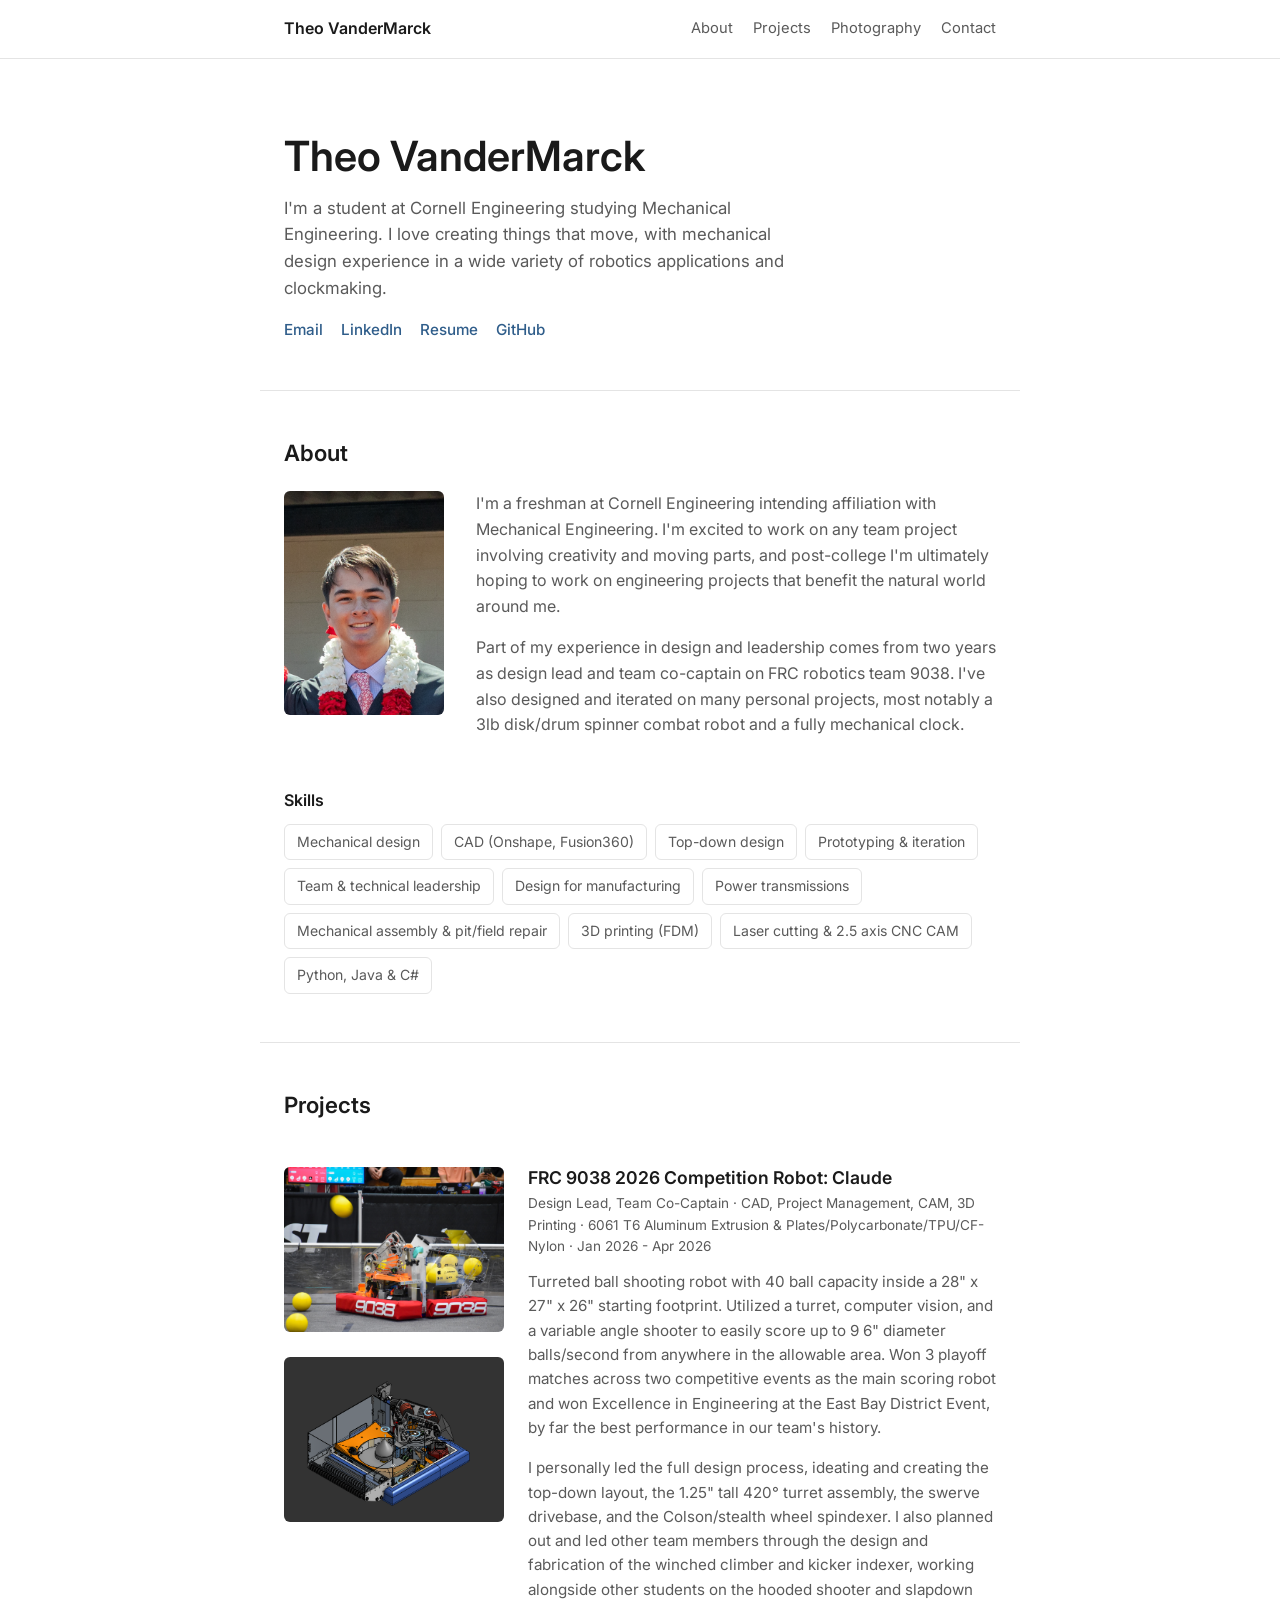
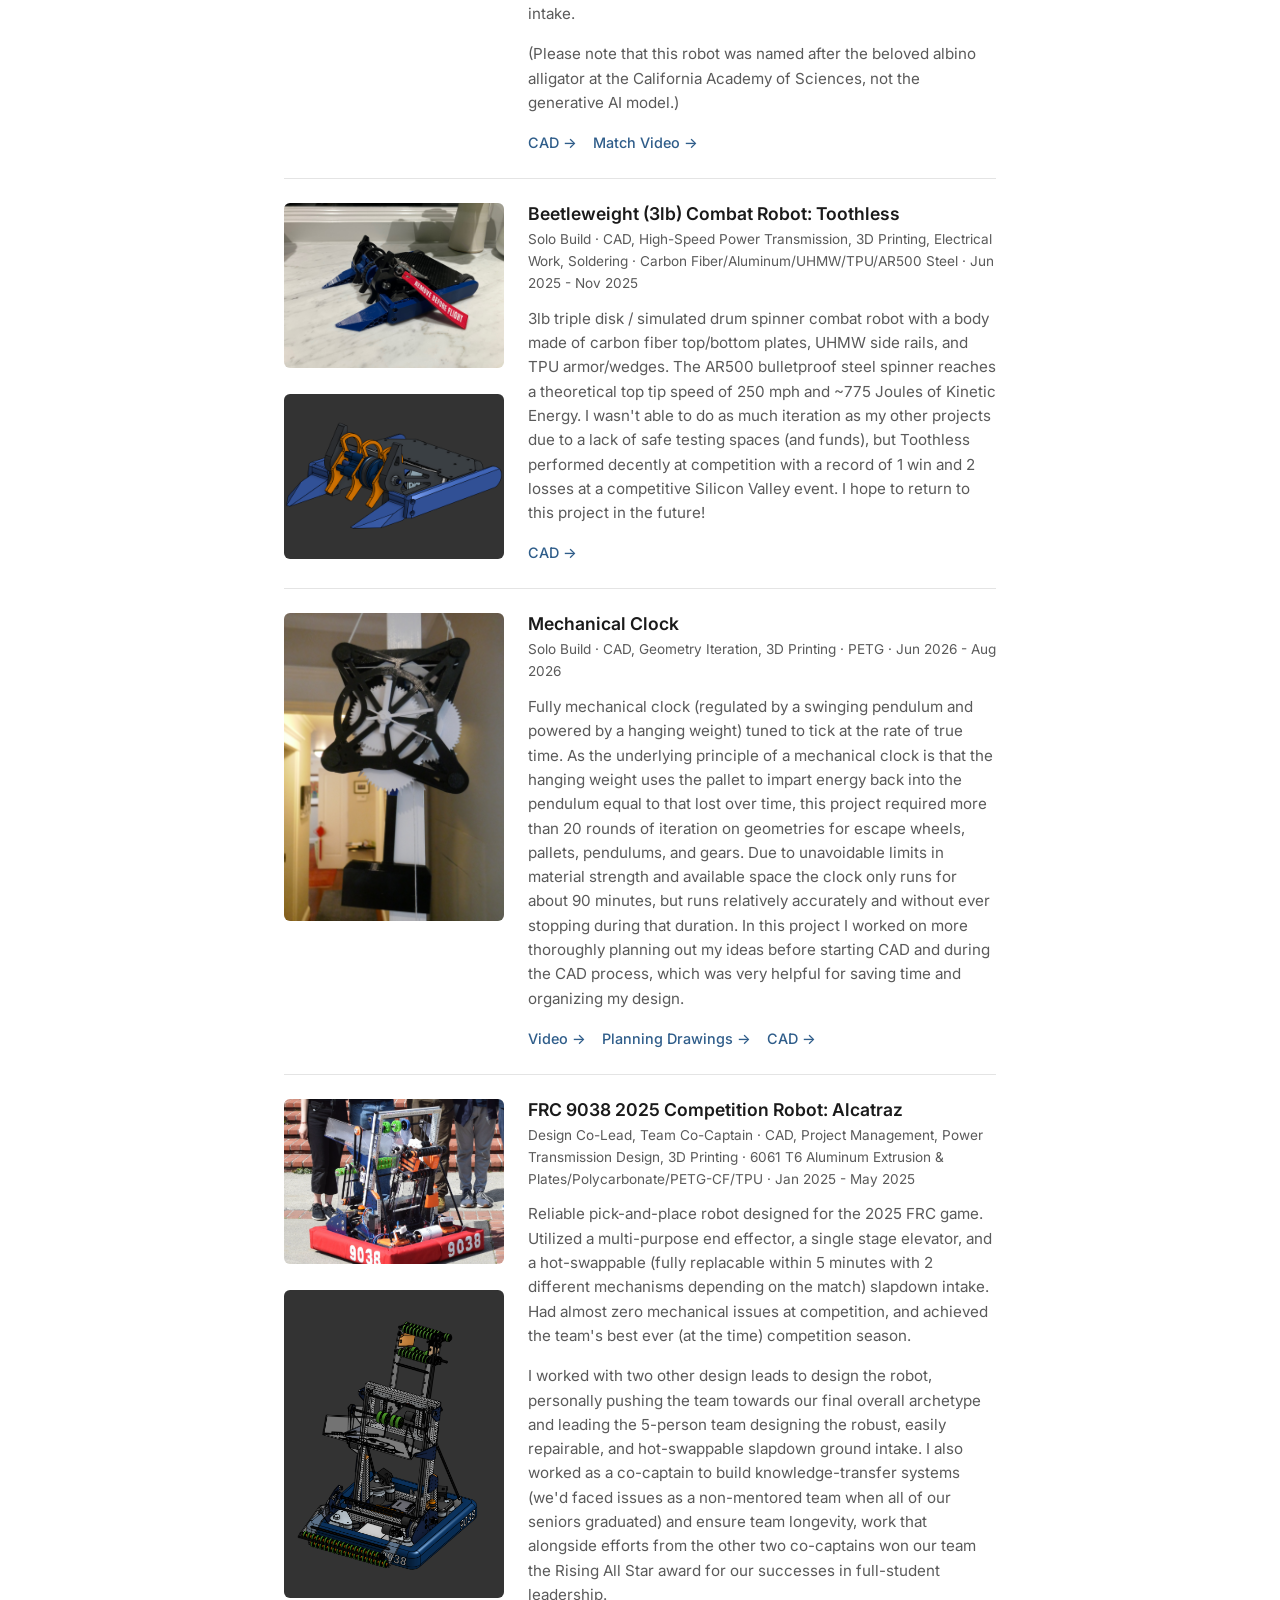
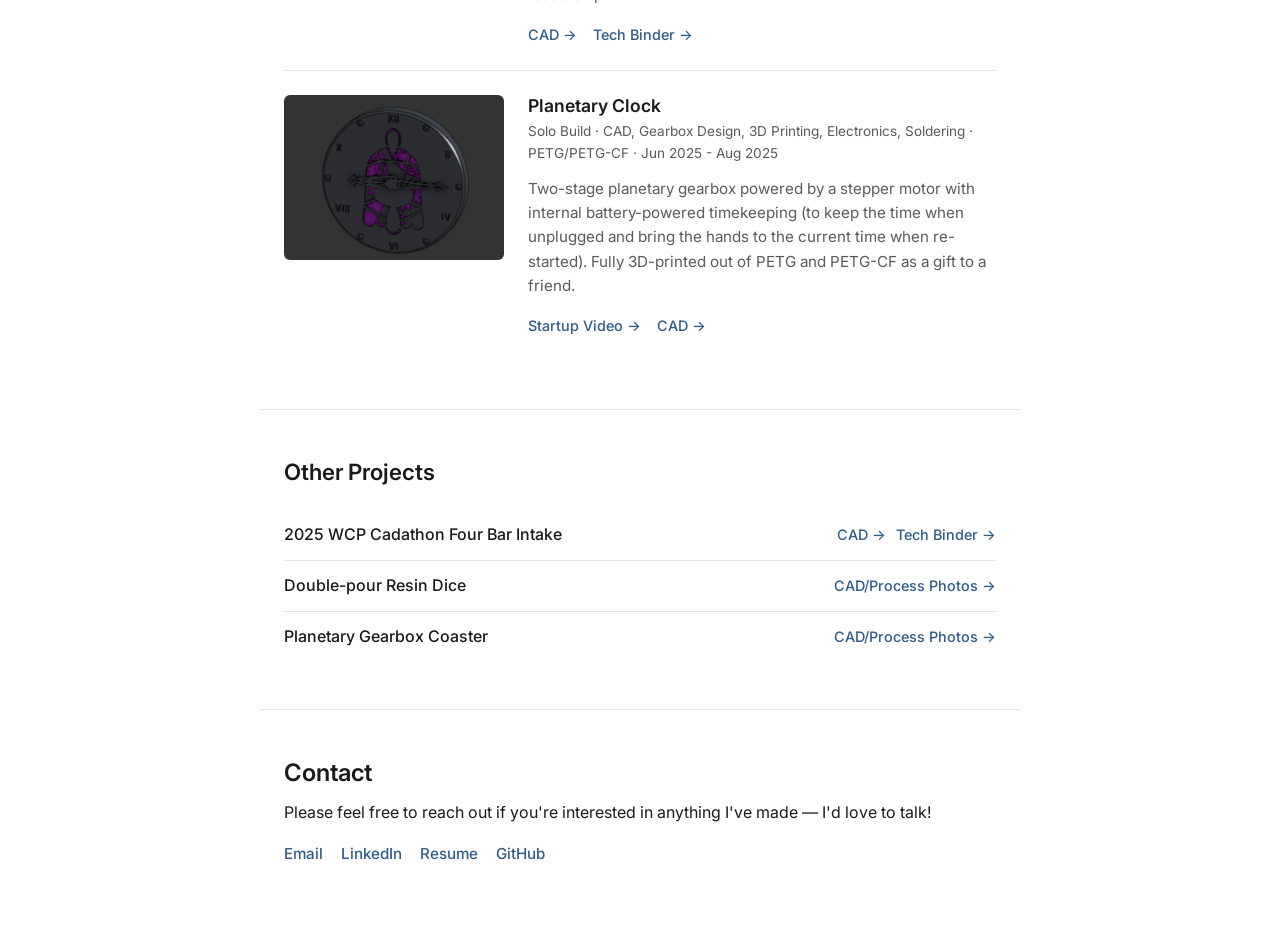
<file: index.html>
<!DOCTYPE html>
<html lang="en">
<head>
<meta charset="UTF-8">
<meta name="viewport" content="width=device-width, initial-scale=1.0">
<title>Theo VanderMarck Mechanical Engineering Portfolio</title>
<meta name="description" content="Theo VanderMarck's mechanical engineering portfolio.">
<link rel="icon" href="assets/icon.png">
<link rel="preconnect" href="https://fonts.googleapis.com">
<link rel="preconnect" href="https://fonts.gstatic.com" crossorigin>
<link href="https://fonts.googleapis.com/css2?family=Inter:wght@400;500;600;700&display=swap" rel="stylesheet">
<link rel="stylesheet" href="styles.css">
</head>
<body>

  <header class="nav">
    <div class="nav-inner">
      <a href="#top" class="nav-name">Theo VanderMarck</a>
      <nav class="nav-links">
        <a href="#about">About</a>
        <a href="#projects">Projects</a>
        <a href="photography.html">Photography</a>
        <a href="#contact">Contact</a>
      </nav>
    </div>
  </header>
  <section id="top" class="hero">
    <h1>Theo VanderMarck</h1>
    <p class="hero-tagline">
      I'm a student at Cornell Engineering studying Mechanical Engineering. I love creating things that move, with mechanical design experience in a wide variety of robotics applications and clockmaking.
    </p>
    <div class="hero-links">
      <a href="mailto:theovandermarck@gmail.com" target="_blank">Email</a>
      <a href="https://www.linkedin.com/in/theovandermarck" target="_blank">LinkedIn</a>
      <a href="https://drive.google.com/file/d/1R3atgd78X8Aj4za1UUTlHaN1sTaLRoL-/view?usp=sharing" target="_blank">Resume</a>
      <a href="https://github.com/theovandermarck" target="_blank">GitHub</a>
    </div>
  </section>

  <section id="about" class="section">
    <h2>About</h2>
    <div class="about-grid">

        
      <div class="project-image2">
      <img src="assets/headshot.png" alt="Theo VanderMarck">
        </div>
      <div class="about-copy">
        <p>
          I'm a freshman at Cornell Engineering intending affiliation with Mechanical Engineering.
          I'm excited to work on any team project involving creativity and moving parts, and post-college I'm ultimately hoping to work on engineering projects that benefit the natural world around me. 
        </p>
        <p>
          Part of my experience in design and leadership comes from two years as design lead and team co-captain on FRC robotics team 9038. I've also designed and iterated on many personal projects, most notably a 3lb disk/drum spinner combat robot and a fully mechanical clock.
        </p>
      </div>
    </div>

    <div class="skills">
      <h3>Skills</h3>
      <ul class="skills-list">
        <li>Mechanical design</li>
        <li>CAD (Onshape, Fusion360)</li>
        <li>Top-down design</li>
        <li>Prototyping &amp; iteration</li>
        <li>Team &amp; technical leadership</li>
        <li>Design for manufacturing</li>
        <li>Power transmissions</li>
        <li>Mechanical assembly &amp; pit/field repair</li>
        <li>3D printing (FDM)</li>
        <li>Laser cutting &amp; 2.5 axis CNC CAM</li>
        <li>Python, Java &amp; C#</li>
      </ul>
    </div>
  </section>

  <section id="projects" class="section">
    <h2>Projects</h2>

    <article class="project">
      <div class="project-image">
        <img src="assets/claude_action.jpeg" alt="Claude in action">
        <br>
        <img src="assets/claude_cad.png" alt="Claude CAD">
      </div>
      <div class="project-body">
        <h3>FRC 9038 2026 Competition Robot: Claude</h3>
        <p class="project-meta">Design Lead, Team Co-Captain · CAD, Project Management, CAM, 3D Printing · 6061 T6 Aluminum Extrusion &amp; Plates/Polycarbonate/TPU/CF-Nylon · Jan 2026 - Apr 2026</p>
        <p class="project-desc">
          Turreted ball shooting robot with 40 ball capacity inside a 28" x 27" x 26" starting footprint. Utilized a turret, computer vision, and a variable angle shooter to easily score up to 9 6" diameter balls/second from anywhere in the allowable area. Won 3 playoff matches across two competitive events as the main scoring robot and won Excellence in Engineering at the East Bay District Event, by far the best performance in our team's history. 
        </p>
        <p class="project-desc">  
          I personally led the full design process, ideating and creating the top-down layout, the 1.25" tall 420° turret assembly, the swerve drivebase, and the Colson/stealth wheel spindexer. I also planned out and led other team members through the design and fabrication of the winched climber and kicker indexer, working alongside other students on the hooded shooter and slapdown intake.
        </p>
        <p class="project-desc">  
          (Please note that this robot was named after the beloved albino alligator at the California Academy of Sciences, not the generative AI model.)
        <div class="project-links">
          <a href="https://cad.onshape.com/documents/f6c065db9a3724f2a3f8f66a/w/9f3d19ae6d215982c104fed9/e/d4a583ce364e4a3bb7d08ab7?configuration=List_aHjm8hLVLUM5TY%3DDeployed&renderMode=0&uiState=6a8cfd8d21004b5afcd8d324" target="_blank">CAD →</a> <a href="https://www.youtube.com/watch?v=s2izPBXN57E" target="_blank">Match Video →</a>
        </div>
      </div>
    </article>

    <article class="project">
      <div class="project-image">
        <img src="assets/toothless_posed.jpeg" alt="Toothless before comp">
        <br>
        <img src="assets/toothless_cad.png" alt="Toothless CAD">
      </div>
      <div class="project-body">
        <h3>Beetleweight (3lb) Combat Robot: Toothless</h3>
        <p class="project-meta">Solo Build · CAD, High-Speed Power Transmission, 3D Printing, Electrical Work, Soldering · Carbon Fiber/Aluminum/UHMW/TPU/AR500 Steel · Jun 2025 - Nov 2025</p>
        <p class="project-desc">
          3lb triple disk / simulated drum spinner combat robot with a body made of carbon fiber top/bottom plates, UHMW side rails, and TPU armor/wedges. The AR500 bulletproof steel spinner reaches a theoretical top tip speed of 250 mph and ~775 Joules of Kinetic Energy. I wasn't able to do as much iteration as my other projects due to a lack of safe testing spaces (and funds), but Toothless performed decently at competition with a record of 1 win and 2 losses at a competitive Silicon Valley event. I hope to return to this project in the future!
        </p>
        <div class="project-links">
          <a href="https://cad.onshape.com/documents/fb2fca9cddae43d70e88858e/w/addd374a3fe78f6c4d16e3ba/e/8e486666b12047ab1ff035b5?renderMode=0&uiState=6a8cfca808dde995f38d7adc" target="_blank">CAD →</a> 
        </div>
      </div>
    </article>

    <article class="project">
      <div class="project-image2">
        <img src="assets/mechclock_running.JPG" alt="Claude in action">
      </div>
      <div class="project-body">
        <h3>Mechanical Clock</h3>
        <p class="project-meta">Solo Build · CAD, Geometry Iteration, 3D Printing · PETG · Jun 2026 - Aug 2026</p>
        <p class="project-desc">
          Fully mechanical clock (regulated by a swinging pendulum and powered by a hanging weight) tuned to tick at the rate of true time. As the underlying principle of a mechanical clock is that the hanging weight uses the pallet to impart energy back into the pendulum equal to that lost over time, this project required more than 20 rounds of iteration on geometries for escape wheels, pallets, pendulums, and gears. Due to unavoidable limits in material strength and available space the clock only runs for about 90 minutes, but runs relatively accurately and without ever stopping during that duration. In this project I worked on more thoroughly planning out my ideas before starting CAD and during the CAD process, which was very helpful for saving time and organizing my design.

        </p>
        <div class="project-links">
          <a href="https://youtube.com/shorts/odv6BdsmOAw?feature=share" target="_blank" >Video →</a>
          <a href="https://drive.google.com/file/d/1_CSEE9SA3teS1-J0eaharvSlHs6S92JH/view?usp=sharing"target="_blank" >Planning Drawings →</a>
          <a href="https://cad.onshape.com/documents/44b0d73882ada738824d6530/w/55e5567259a498c3d1467029/e/56026a7a44345672740f6992?renderMode=0&uiState=6a8df63820ee82309dfaa44b" target="_blank"> CAD →</a>
          
        </div>
      </div>
    </article>



    <article class="project">
      <div class="project-image">
        <img src="assets/alcatraz_teamphoto.png" alt="Alcatraz posed during team photos">
        <br>

      <div class="project-image2">
        <img src="assets/alcatraz_cad.png" alt="Alcatraz CAD">
      </div>
      </div>
      <div class="project-body">
        <h3>FRC 9038 2025 Competition Robot: Alcatraz</h3>
        <p class="project-meta">Design Co-Lead, Team Co-Captain · CAD, Project Management, Power Transmission Design, 3D Printing · 6061 T6 Aluminum Extrusion &amp; Plates/Polycarbonate/PETG-CF/TPU · Jan 2025 - May 2025</p>
        <p class="project-desc">
          Reliable pick-and-place robot designed for the 2025 FRC game. Utilized a multi-purpose end effector, a single stage elevator, and a hot-swappable (fully replacable within 5 minutes with 2 different mechanisms depending on the match) slapdown intake. Had almost zero mechanical issues at competition, and achieved the team's best ever (at the time) competition season.
          </p>
          <p class="project-desc">
          I worked with two other design leads to design the robot, personally pushing the team towards our final overall archetype and leading the 5-person team designing the robust, easily repairable, and hot-swappable slapdown ground intake. I also worked as a co-captain to build knowledge-transfer systems (we'd faced issues as a non-mentored team when all of our seniors graduated) and ensure team longevity, work that alongside efforts from the other two co-captains won our team the Rising All Star award for our successes in full-student leadership.
        </p>
        <div class="project-links">
          <a href="https://cad.onshape.com/documents/783ba8cc4a640e26384a4ab2/w/83f067d84dd412dd9f50986d/e/2178a6b469867b63ef4f9b62" target="_blank">CAD →</a> 
          <a href="https://docs.google.com/document/d/1aCjlUEzVZAps6Y8MEwCMw6bdz2lxUns7grPDWKfI5K0/edit?tab=t.0#heading=h.lkjf4doanbo1" target="_blank">Tech Binder →</a> 

        </div>
      </div>
    </article>



    <article class="project">
      <div class="project-image">
        <img src="assets/planetary_cad.png" alt="Planetary clock CAD">
      </div>
      <div class="project-body">
        <h3>Planetary Clock</h3>
        <p class="project-meta">Solo Build · CAD, Gearbox Design, 3D Printing, Electronics, Soldering · PETG/PETG-CF · Jun 2025 - Aug 2025</p>
        <p class="project-desc">
          Two-stage planetary gearbox powered by a stepper motor with internal battery-powered timekeeping (to keep the time when unplugged and bring the hands to the current time when re-started). Fully 3D-printed out of PETG and PETG-CF as a gift to a friend. 
        </p>
        <div class="project-links">
          <a href="https://youtube.com/shorts/zjWS0ptiWDk" target="_blank">Startup Video →</a>
          <a href="https://cad.onshape.com/documents/d61fdf173303091936cb10ea/w/f3257a82a5f6ca171f7d1819/e/776dd85a9018d36285ea973d" target="_blank">CAD →</a> 
        </div>
      </div>
    </article>

  </section>



  <section id="other-projects" class="section">
  <h2>Other Projects</h2>
  <ul class="project-list">
    <li>
      <span class="project-list-title">2025 WCP Cadathon Four Bar Intake</span>
      <a href="https://cad.onshape.com/documents/05a175efbdcd0bd1130462d3/w/35ac753024b9685856fbcc80/e/0e1f6f7406709c62b82a79d3?renderMode=0&uiState=6a8efce7a7f67d7340a7ccfb" target="_blank">CAD →</a> <a href="https://docs.google.com/document/d/1dl6Ci2LhX2PJT1GWoXmqMb-4TwKsnjqNvBnQLuNwtAU/edit?usp=sharing" target="_blank">Tech Binder →</a>
    </li>
    <li>
      <span class="project-list-title">Double-pour Resin Dice</span>
      <a href="https://drive.google.com/file/d/1boq4A5rVE8zZi0jN43mtn-g4zfXT_ZsQ/view?usp=sharing" target="_blank">CAD/Process Photos →</a>
    </li>
    <li>
      <span class="project-list-title">Planetary Gearbox Coaster</span>
      <a href="https://drive.google.com/file/d/18QTuTmy0tdRyG3vOlSDT1GzuOHD1zet_/view?usp=sharing" target="_blank">CAD/Process Photos →</a>
    </li>
  </ul>
</section>
  <footer id="contact" class="footer">
    <h2>Contact</h2>
    <p>Please feel free to reach out if you're interested in anything I've made — I'd love to talk!</p>
    <div class="hero-links">
      <a href="mailto:theovandermarck@gmail.com" target="_blank">Email</a>
      <a href="https://www.linkedin.com/in/theovandermarck" target="_blank">LinkedIn</a>
      <a href="https://drive.google.com/file/d/1R3atgd78X8Aj4za1UUTlHaN1sTaLRoL-/view?usp=sharing" target="_blank">Resume</a>
      <a href="https://github.com/theovandermarck" target="_blank">GitHub</a>
    </div>
  </footer>

  <script src="script.js"></script>
</body>
</html>
</file>
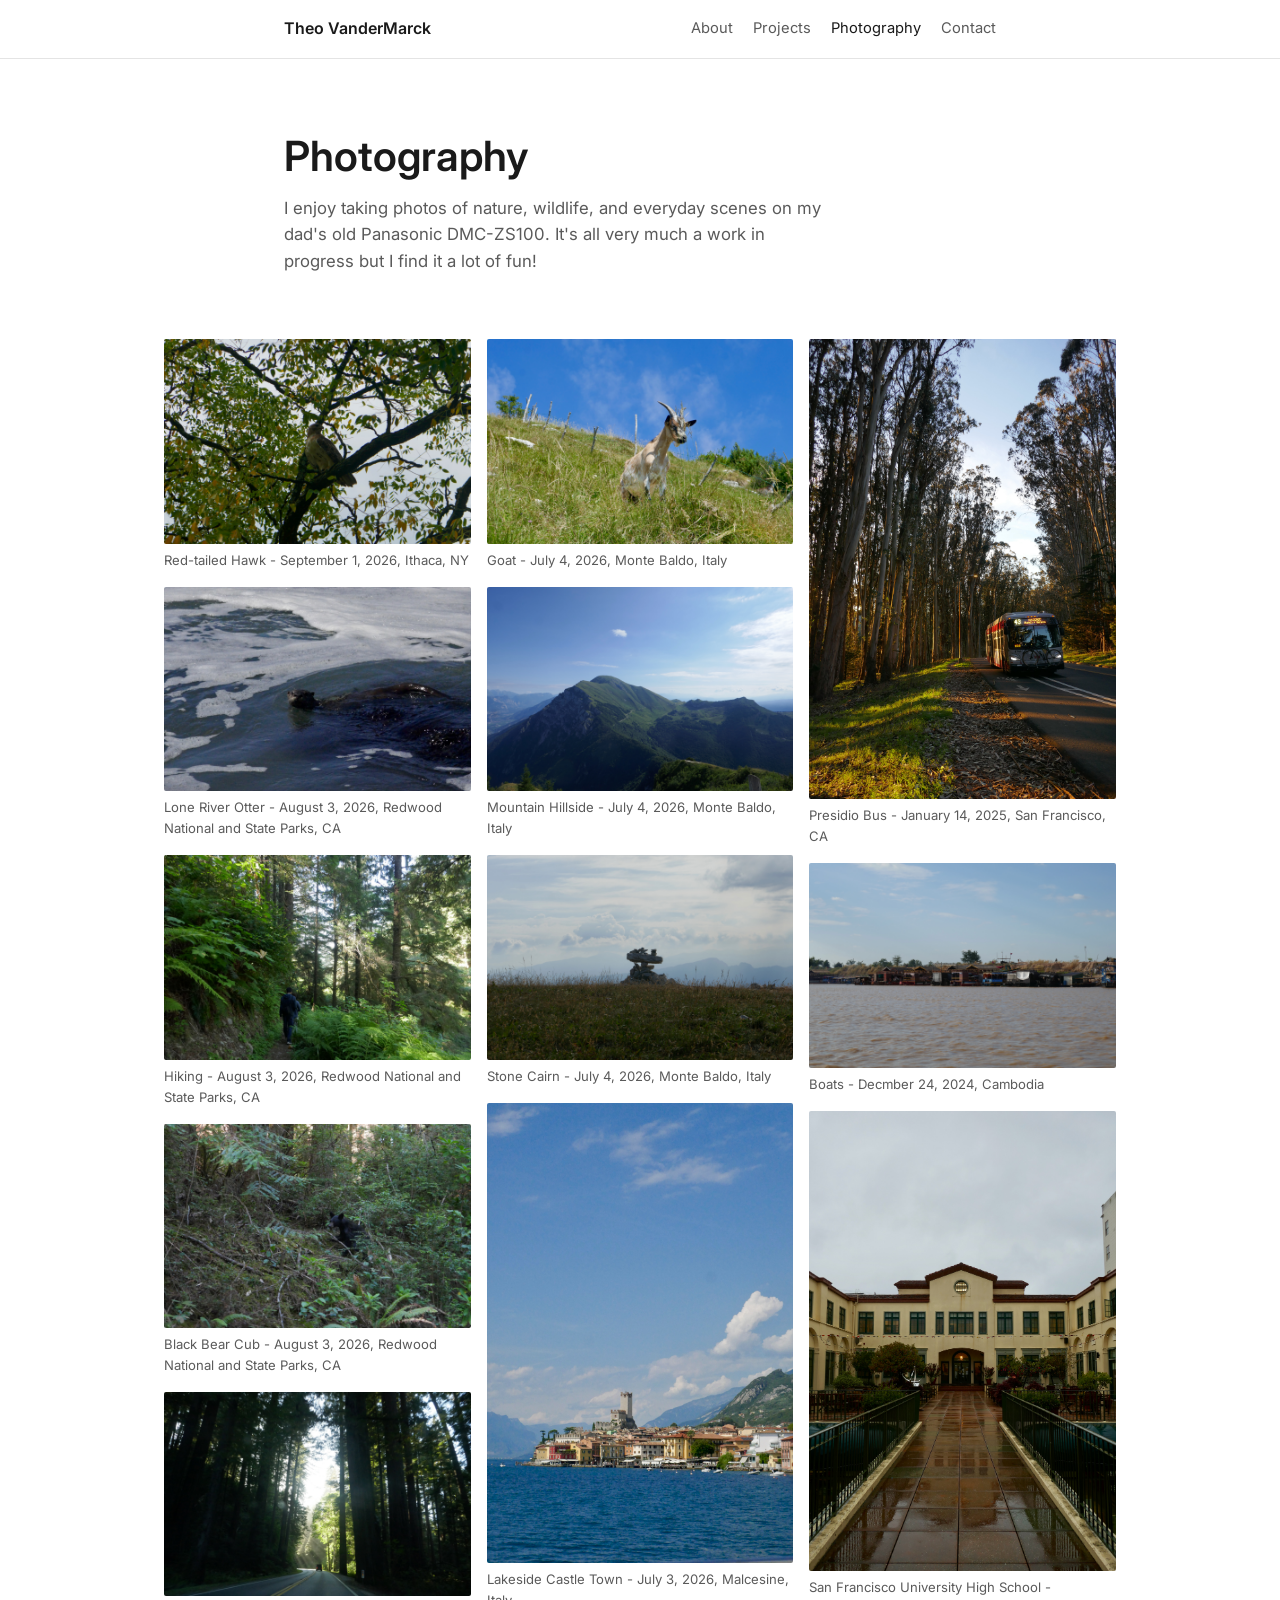
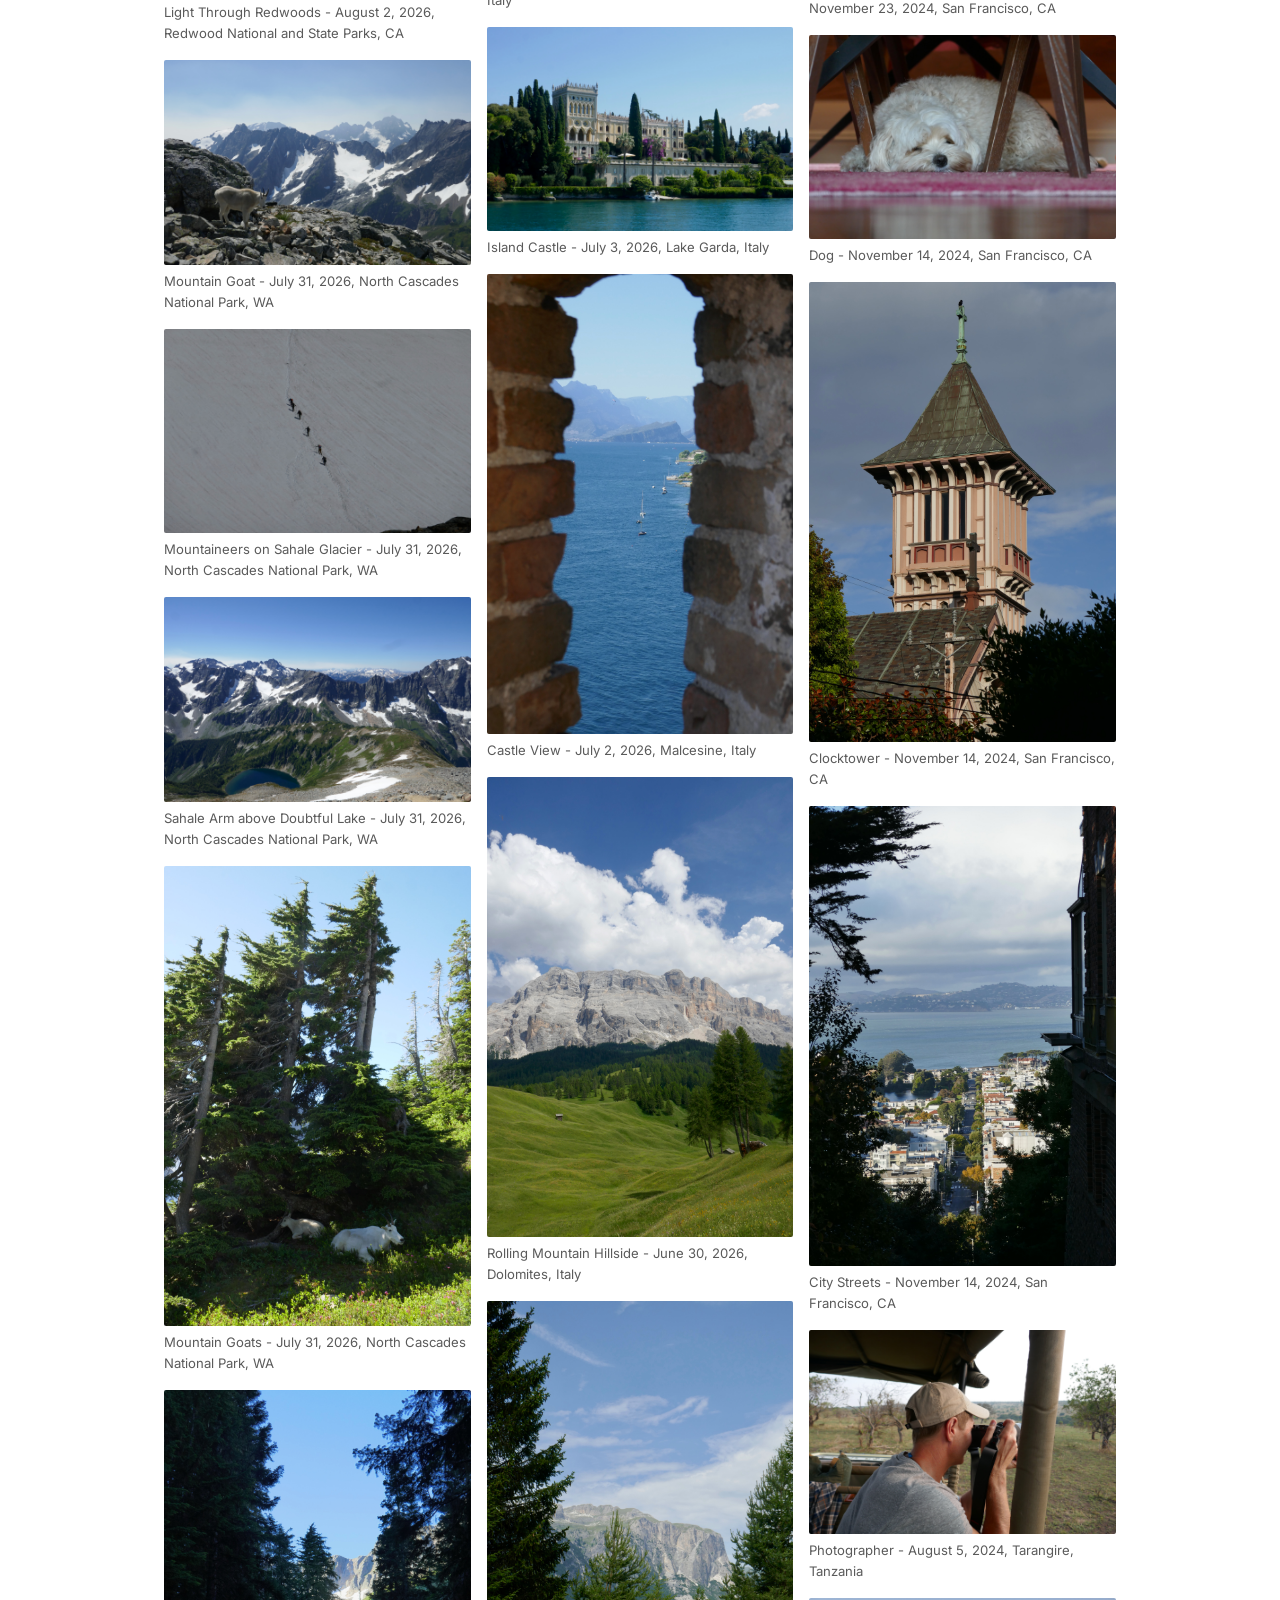
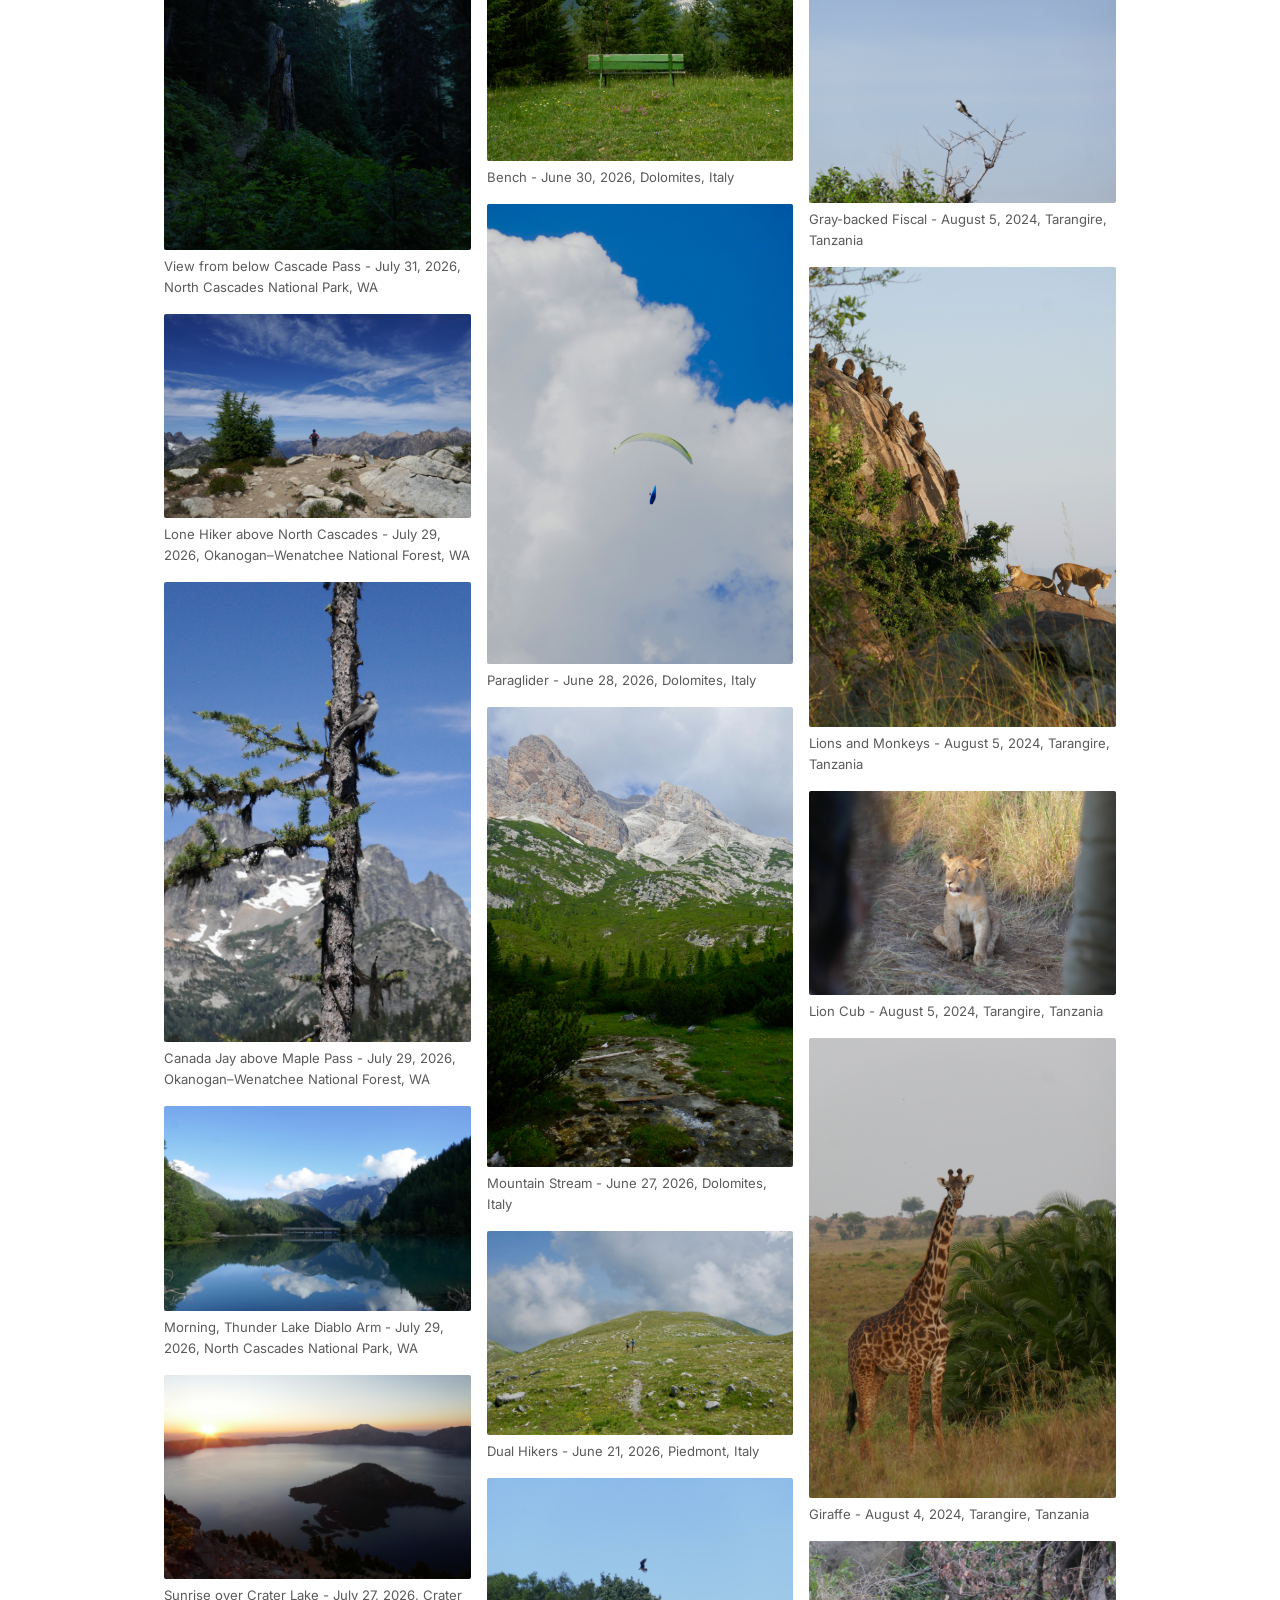
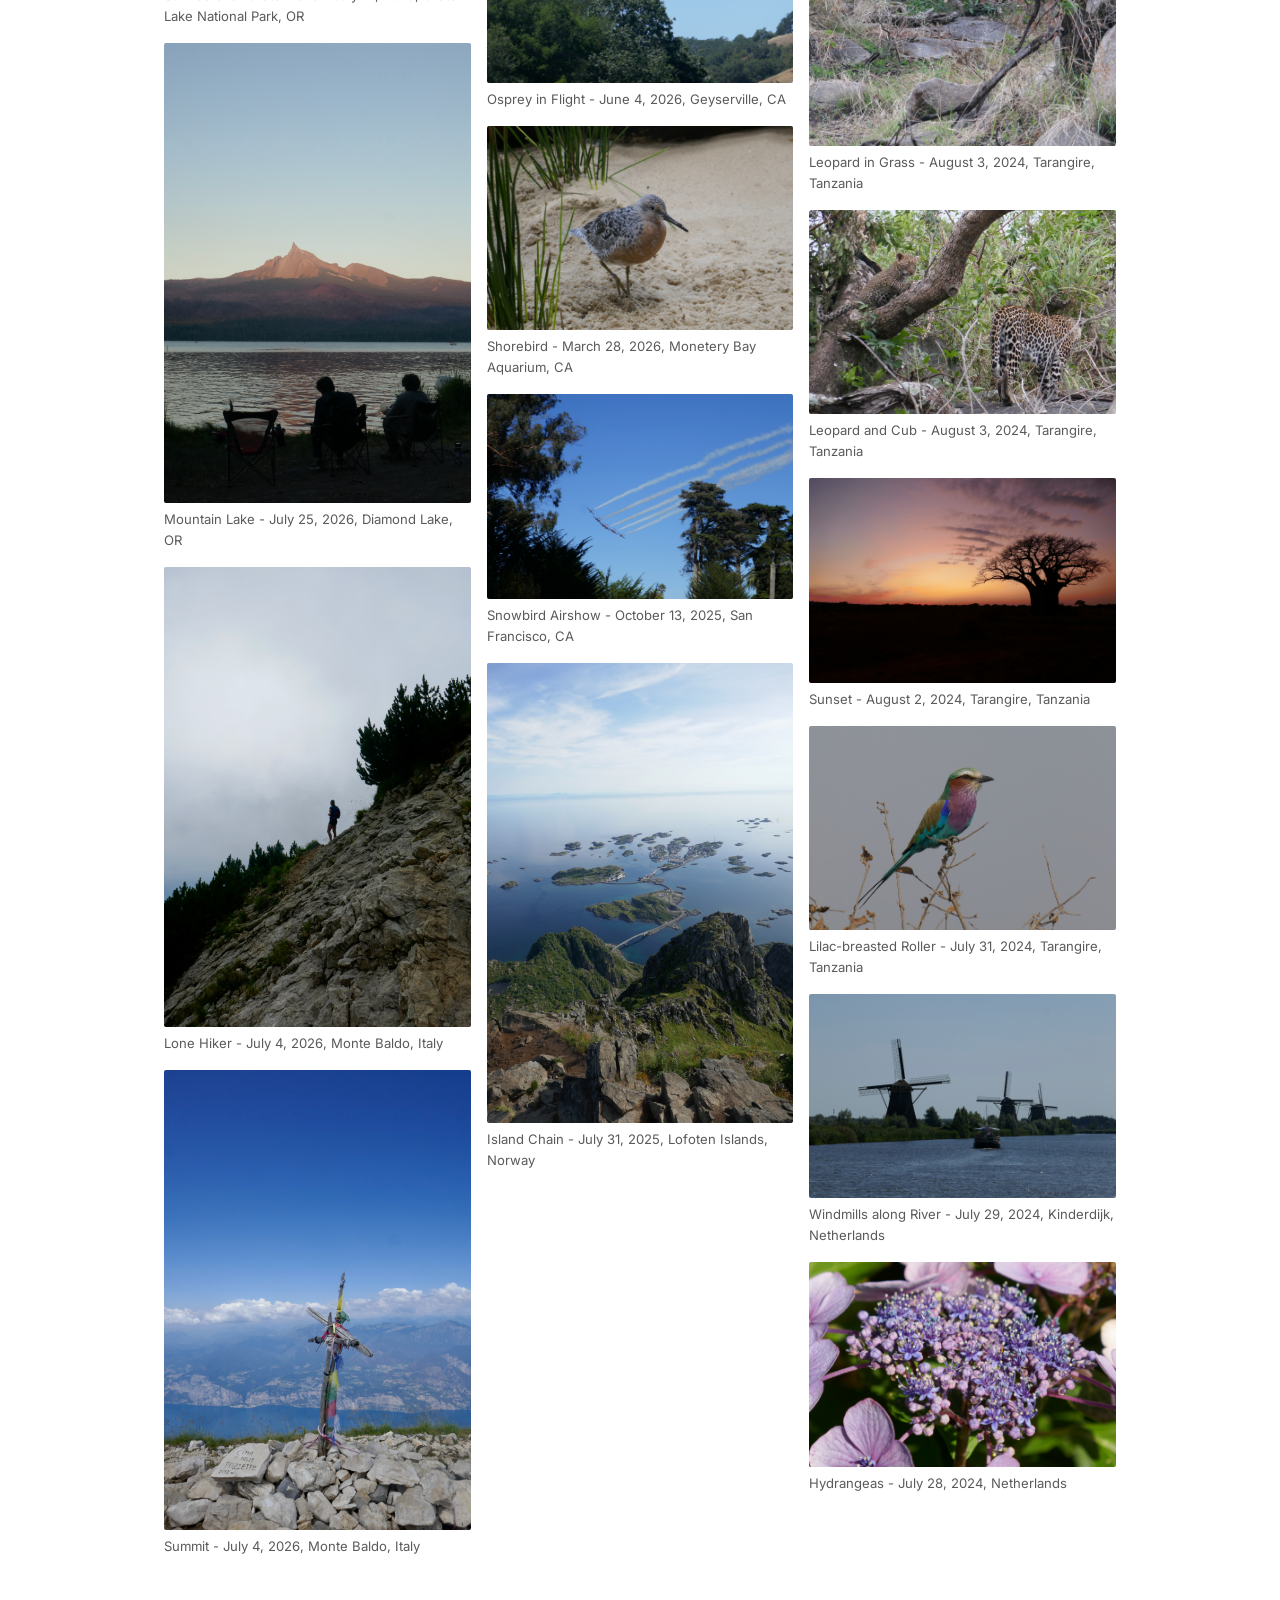
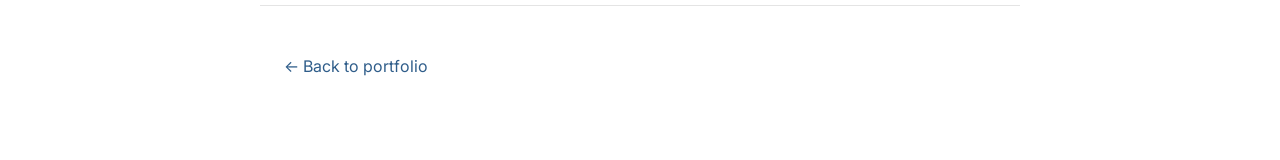
<file: photography.html>
<!DOCTYPE html>
<html lang="en">
<head>
<meta charset="UTF-8">
<meta name="viewport" content="width=device-width, initial-scale=1.0">
<title>Photography — Theo VanderMarck</title>
<meta name="description" content="Photography by Theo VanderMarck.">
<link rel="icon" href="assets/icon.png">
<link rel="preconnect" href="https://fonts.googleapis.com">
<link rel="preconnect" href="https://fonts.gstatic.com" crossorigin>
<link href="https://fonts.googleapis.com/css2?family=Inter:wght@400;500;600;700&display=swap" rel="stylesheet">
<link rel="stylesheet" href="styles.css">
</head>
<body>

  <header class="nav">
    <div class="nav-inner">
      <a href="index.html" class="nav-name">Theo VanderMarck</a>
      <nav class="nav-links">
        <a href="index.html#about">About</a>
        <a href="index.html#projects">Projects</a>
        <a href="photography.html" class="current">Photography</a>
        <a href="index.html#contact">Contact</a>
      </nav>
    </div>
  </header>

  <section class="hero photo-hero">
    <h1>Photography</h1>
    <p class="hero-tagline">
      I enjoy taking photos of nature, wildlife, and everyday scenes on my dad's old Panasonic DMC-ZS100. It's all very much a work in progress but I find it a lot of fun!
    </p>
  </section>

  <section class="gallery-section">
    <div class="gallery">

      <figure>
        <a href="assets/photos/i1.jpeg" target="_blank" rel="noopener">
          <img src="assets/photos/i1.jpeg" loading="lazy">
        </a>
        <figcaption>Red-tailed Hawk - September 1, 2026, Ithaca, NY</figcaption>
      </figure>

      <figure>
        <a href="assets/photos/i2.jpeg" target="_blank" rel="noopener">
          <img src="assets/photos/i2.jpeg" loading="lazy">
        </a>
        <figcaption>Lone River Otter - August 3, 2026, Redwood National and State Parks, CA</figcaption>
      </figure>

      <figure>
        <a href="assets/photos/i3.jpeg" target="_blank" rel="noopener">
          <img src="assets/photos/i3.jpeg" loading="lazy">
        </a>
        <figcaption>Hiking - August 3, 2026, Redwood National and State Parks, CA</figcaption>
      </figure>

      <figure>
        <a href="assets/photos/i4.jpeg" target="_blank" rel="noopener">
          <img src="assets/photos/i4.jpeg" loading="lazy">
        </a>
        <figcaption>Black Bear Cub - August 3, 2026, Redwood National and State Parks, CA </figcaption>
      </figure>

      <figure>
        <a href="assets/photos/i5.jpeg" target="_blank" rel="noopener">
          <img src="assets/photos/i5.jpeg" loading="lazy">
        </a>
        <figcaption>Light Through Redwoods - August 2, 2026, Redwood National and State Parks, CA </figcaption>
      </figure>

      <figure>
        <a href="assets/photos/i6.jpeg" target="_blank" rel="noopener">
          <img src="assets/photos/i6.jpeg" loading="lazy">
        </a>
        <figcaption>Mountain Goat - July 31, 2026, North Cascades National Park, WA</figcaption>
      </figure>

      <figure>
        <a href="assets/photos/i7.jpeg" target="_blank" rel="noopener">
          <img src="assets/photos/i7.jpeg" loading="lazy">
        </a>
        <figcaption>Mountaineers on Sahale Glacier - July 31, 2026, North Cascades National Park, WA </figcaption>
      </figure>

      <figure>
        <a href="assets/photos/i8.jpeg" target="_blank" rel="noopener">
          <img src="assets/photos/i8.jpeg" loading="lazy">
        </a>
        <figcaption>Sahale Arm above Doubtful Lake - July 31, 2026, North Cascades National Park, WA </figcaption>
      </figure>

      <figure>
        <a href="assets/photos/i9.jpeg" target="_blank" rel="noopener">
          <img src="assets/photos/i9.jpeg" loading="lazy">
        </a>
        <figcaption>Mountain Goats - July 31, 2026, North Cascades National Park, WA </figcaption>
      </figure>

      <figure>
        <a href="assets/photos/i10.jpeg" target="_blank" rel="noopener">
          <img src="assets/photos/i10.jpeg" loading="lazy">
        </a>
        <figcaption>View from below Cascade Pass - July 31, 2026, North Cascades National Park, WA</figcaption>
      </figure>

      <figure>
        <a href="assets/photos/i11.jpeg" target="_blank" rel="noopener">
          <img src="assets/photos/i11.jpeg" loading="lazy">
        </a>
        <figcaption>Lone Hiker above North Cascades - July 29, 2026, Okanogan–Wenatchee National Forest, WA</figcaption>
      </figure>

      <figure>
        <a href="assets/photos/i12.jpeg" target="_blank" rel="noopener">
          <img src="assets/photos/i12.jpeg" loading="lazy">
        </a>
        <figcaption>Canada Jay above Maple Pass - July 29, 2026, Okanogan–Wenatchee National Forest, WA</figcaption>
      </figure>

      <figure>
        <a href="assets/photos/i13.jpeg" target="_blank" rel="noopener">
          <img src="assets/photos/i13.jpeg" loading="lazy">
        </a>
        <figcaption>Morning, Thunder Lake Diablo Arm - July 29, 2026, North Cascades National Park, WA </figcaption>
      </figure>

      <figure>
        <a href="assets/photos/i14.jpeg" target="_blank" rel="noopener">
          <img src="assets/photos/i14.jpeg" loading="lazy">
        </a>
        <figcaption>Sunrise over Crater Lake - July 27, 2026, Crater Lake National Park, OR</figcaption>
      </figure>

      <figure>
        <a href="assets/photos/i15.jpeg" target="_blank" rel="noopener">
          <img src="assets/photos/i15.jpeg" loading="lazy">
        </a>
        <figcaption>Mountain Lake - July 25, 2026, Diamond Lake, OR</figcaption>
      </figure>

      <figure>
        <a href="assets/photos/i16.jpeg" target="_blank" rel="noopener">
          <img src="assets/photos/i16.jpeg" loading="lazy">
        </a>
        <figcaption>Lone Hiker - July 4, 2026, Monte Baldo, Italy</figcaption>
      </figure>

      <figure>
        <a href="assets/photos/i17.jpeg" target="_blank" rel="noopener">
          <img src="assets/photos/i17.jpeg" loading="lazy">
        </a>
        <figcaption>Summit - July 4, 2026, Monte Baldo, Italy</figcaption>
      </figure>

      <figure>
        <a href="assets/photos/i18.jpeg" target="_blank" rel="noopener">
          <img src="assets/photos/i18.jpeg" loading="lazy">
        </a>
        <figcaption>Goat - July 4, 2026, Monte Baldo, Italy</figcaption>
      </figure>

      <figure>
        <a href="assets/photos/i19.jpeg" target="_blank" rel="noopener">
          <img src="assets/photos/i19.jpeg" loading="lazy">
        </a>
        <figcaption>Mountain Hillside - July 4, 2026, Monte Baldo, Italy</figcaption>
      </figure>

      <figure>
        <a href="assets/photos/i20.jpeg" target="_blank" rel="noopener">
          <img src="assets/photos/i20.jpeg" loading="lazy">
        </a>
        <figcaption>Stone Cairn - July 4, 2026, Monte Baldo, Italy</figcaption>
      </figure>

      <figure>
        <a href="assets/photos/i21.jpeg" target="_blank" rel="noopener">
          <img src="assets/photos/i21.jpeg" loading="lazy">
        </a>
        <figcaption>Lakeside Castle Town - July 3, 2026, Malcesine, Italy</figcaption>
      </figure>

      <figure>
        <a href="assets/photos/i22.jpeg" target="_blank" rel="noopener">
          <img src="assets/photos/i22.jpeg" loading="lazy">
        </a>
        <figcaption>Island Castle - July 3, 2026, Lake Garda, Italy</figcaption>
      </figure>

      <figure>
        <a href="assets/photos/i23.jpeg" target="_blank" rel="noopener">
          <img src="assets/photos/i23.jpeg" loading="lazy">
        </a>
        <figcaption>Castle View - July 2, 2026, Malcesine, Italy</figcaption>
      </figure>

      <figure>
        <a href="assets/photos/i24.jpeg" target="_blank" rel="noopener">
          <img src="assets/photos/i24.jpeg" loading="lazy">
        </a>
        <figcaption>Rolling Mountain Hillside - June 30, 2026, Dolomites, Italy</figcaption>
      </figure>

      <figure>
        <a href="assets/photos/i25.jpeg" target="_blank" rel="noopener">
          <img src="assets/photos/i25.jpeg" loading="lazy">
        </a>
        <figcaption>Bench - June 30, 2026, Dolomites, Italy </figcaption>
      </figure>

      <figure>
        <a href="assets/photos/i26.jpeg" target="_blank" rel="noopener">
          <img src="assets/photos/i26.jpeg" loading="lazy">
        </a>
        <figcaption>Paraglider - June 28, 2026, Dolomites, Italy</figcaption>
      </figure>

      <figure>
        <a href="assets/photos/i27.jpeg" target="_blank" rel="noopener">
          <img src="assets/photos/i27.jpeg" loading="lazy">
        </a>
        <figcaption>Mountain Stream - June 27, 2026, Dolomites, Italy</figcaption>
      </figure>

      <figure>
        <a href="assets/photos/i28.jpeg" target="_blank" rel="noopener">
          <img src="assets/photos/i28.jpeg" loading="lazy">
        </a>
        <figcaption>Dual Hikers - June 21, 2026, Piedmont, Italy</figcaption>
      </figure>

      <figure>
        <a href="assets/photos/i29.jpeg" target="_blank" rel="noopener">
          <img src="assets/photos/i29.jpeg" loading="lazy">
        </a>
        <figcaption>Osprey in Flight - June 4, 2026, Geyserville, CA </figcaption>
      </figure>

      <figure>
        <a href="assets/photos/i30.jpeg" target="_blank" rel="noopener">
          <img src="assets/photos/i30.jpeg" loading="lazy">
        </a>
        <figcaption>Shorebird - March 28, 2026, Monetery Bay Aquarium, CA</figcaption>
      </figure>

      <figure>
        <a href="assets/photos/i31.jpeg" target="_blank" rel="noopener">
          <img src="assets/photos/i31.jpeg" loading="lazy">
        </a>
        <figcaption>Snowbird Airshow - October 13, 2025, San Francisco, CA</figcaption>
      </figure>

      <figure>
        <a href="assets/photos/i32.jpeg" target="_blank" rel="noopener">
          <img src="assets/photos/i32.jpeg" loading="lazy">
        </a>
        <figcaption>Island Chain - July 31, 2025, Lofoten Islands, Norway</figcaption>
      </figure>

      <figure>
        <a href="assets/photos/i33.jpeg" target="_blank" rel="noopener">
          <img src="assets/photos/i33.jpeg" loading="lazy">
        </a>
        <figcaption>Presidio Bus - January 14, 2025, San Francisco, CA</figcaption>
      </figure>

      <figure>
        <a href="assets/photos/i34.jpeg" target="_blank" rel="noopener">
          <img src="assets/photos/i34.jpeg" loading="lazy">
        </a>
        <figcaption>Boats - Decmber 24, 2024, Cambodia </figcaption>
      </figure>

      <figure>
        <a href="assets/photos/i35.jpeg" target="_blank" rel="noopener">
          <img src="assets/photos/i35.jpeg" loading="lazy">
        </a>
        <figcaption>San Francisco University High School - November 23, 2024, San Francisco, CA</figcaption>
      </figure>

      <figure>
        <a href="assets/photos/i36.jpeg" target="_blank" rel="noopener">
          <img src="assets/photos/i36.jpeg" loading="lazy">
        </a>
        <figcaption>Dog - November 14, 2024, San Francisco, CA </figcaption>
      </figure>

      <figure>
        <a href="assets/photos/i37.jpeg" target="_blank" rel="noopener">
          <img src="assets/photos/i37.jpeg" loading="lazy">
        </a>
        <figcaption>Clocktower - November 14, 2024, San Francisco, CA </figcaption>
      </figure>

      <figure>
        <a href="assets/photos/i38.jpeg" target="_blank" rel="noopener">
          <img src="assets/photos/i38.jpeg" loading="lazy">
        </a>
        <figcaption>City Streets - November 14, 2024, San Francisco, CA </figcaption>
      </figure>

      <figure>
        <a href="assets/photos/i39.jpeg" target="_blank" rel="noopener">
          <img src="assets/photos/i39.jpeg" loading="lazy">
        </a>
        <figcaption>Photographer - August 5, 2024, Tarangire, Tanzania</figcaption>
      </figure>

      <figure>
        <a href="assets/photos/i40.jpeg" target="_blank" rel="noopener">
          <img src="assets/photos/i40.jpeg" loading="lazy">
        </a>
        <figcaption>Gray-backed Fiscal - August 5, 2024, Tarangire, Tanzania</figcaption>
      </figure>

      <figure>
        <a href="assets/photos/i41.jpeg" target="_blank" rel="noopener">
          <img src="assets/photos/i41.jpeg" loading="lazy">
        </a>
        <figcaption>Lions and Monkeys - August 5, 2024, Tarangire, Tanzania </figcaption>
      </figure>

      <figure>
        <a href="assets/photos/i42.jpeg" target="_blank" rel="noopener">
          <img src="assets/photos/i42.jpeg" loading="lazy">
        </a>
        <figcaption>Lion Cub - August 5, 2024, Tarangire, Tanzania </figcaption>
      </figure>

      <figure>
        <a href="assets/photos/i43.jpeg" target="_blank" rel="noopener">
          <img src="assets/photos/i43.jpeg" loading="lazy">
        </a>
        <figcaption>Giraffe - August 4, 2024, Tarangire, Tanzania </figcaption>
      </figure>

      <figure>
        <a href="assets/photos/i44.jpeg" target="_blank" rel="noopener">
          <img src="assets/photos/i44.jpeg" loading="lazy">
        </a>
        <figcaption>Leopard in Grass - August 3, 2024, Tarangire, Tanzania </figcaption>
      </figure>

      <figure>
        <a href="assets/photos/i45.jpeg" target="_blank" rel="noopener">
          <img src="assets/photos/i45.jpeg" loading="lazy">
        </a>
        <figcaption>Leopard and Cub - August 3, 2024, Tarangire, Tanzania</figcaption>
      </figure>

      <figure>
        <a href="assets/photos/i46.jpeg" target="_blank" rel="noopener">
          <img src="assets/photos/i46.jpeg" loading="lazy">
        </a>
        <figcaption>Sunset - August 2, 2024, Tarangire, Tanzania</figcaption>
      </figure>

      <figure>
        <a href="assets/photos/i47.jpeg" target="_blank" rel="noopener">
          <img src="assets/photos/i47.jpeg" loading="lazy">
        </a>
        <figcaption>Lilac-breasted Roller - July 31, 2024, Tarangire, Tanzania </figcaption>
      </figure>

      <figure>
        <a href="assets/photos/i48.jpeg" target="_blank" rel="noopener">
          <img src="assets/photos/i48.jpeg" loading="lazy">
        </a>
        <figcaption>Windmills along River - July 29, 2024, Kinderdijk, Netherlands</figcaption>
      </figure>

      <figure>
        <a href="assets/photos/i49.jpeg" target="_blank" rel="noopener">
          <img src="assets/photos/i49.jpeg" loading="lazy">
        </a>
        <figcaption>Hydrangeas - July 28, 2024, Netherlands </figcaption>
      </figure>


    </div>
  </section>

  <footer class="footer">
    <p><a href="index.html">← Back to portfolio</a></p>
  </footer>

  <script src="script.js"></script>
</body>
</html>
</file>
<file: styles.css>
:root {
  --bg: #ffffff;
  --text: #1a1a1a;
  --text-dim: #5a5a5a;
  --border: #e4e4e4;
  --accent: #2f5d8a;

  --font: 'Inter', -apple-system, BlinkMacSystemFont, sans-serif;
  --max-width: 760px;
  --edge: 24px;
}

* { box-sizing: border-box; }

html { scroll-behavior: smooth; }

@media (prefers-reduced-motion: reduce) {
  html { scroll-behavior: auto; }
}

body {
  margin: 0;
  background: var(--bg);
  color: var(--text);
  font-family: var(--font);
  line-height: 1.6;
  -webkit-font-smoothing: antialiased;
}

h1, h2, h3 {
  margin: 0 0 12px;
  font-weight: 600;
  line-height: 1.25;
}

p { margin: 0 0 16px; }

a { color: var(--accent); text-decoration: none; }
a:hover { text-decoration: underline; }

a:focus-visible, button:focus-visible {
  outline: 2px solid var(--accent);
  outline-offset: 3px;
}

.nav {
  position: sticky;
  top: 0;
  z-index: 50;
  background: rgba(255, 255, 255, 0.9);
  backdrop-filter: blur(6px);
  border-bottom: 1px solid var(--border);
}

.nav-inner {
  max-width: var(--max-width);
  margin: 0 auto;
  padding: 16px var(--edge);
  display: flex;
  align-items: center;
  justify-content: space-between;
}

.nav-name {
  font-weight: 600;
  color: var(--text);
}
.nav-name:hover { text-decoration: none; opacity: 0.75; }

.nav-links { display: flex; gap: 20px; }
.nav-links a {
  color: var(--text-dim);
  font-size: 0.92rem;
}
.nav-links a:hover { color: var(--text); text-decoration: none; }

.hero {
  max-width: var(--max-width);
  margin: 0 auto;
  padding: 72px var(--edge) 48px;
}

.hero h1 {
  font-size: clamp(2rem, 6vw, 2.6rem);
}

.hero-tagline {
  max-width: 540px;
  color: var(--text-dim);
  font-size: 1.05rem;
}

.hero-links { display: flex; gap: 18px; margin-top: 8px; }
.hero-links a { font-size: 0.95rem; font-weight: 500; }

.section {
  max-width: var(--max-width);
  margin: 0 auto;
  padding: 48px var(--edge);
  border-top: 1px solid var(--border);
}

.section h2 {
  font-size: 1.4rem;
  margin-bottom: 24px;
}

.about-grid {
  display: grid;
  grid-template-columns: 160px 1fr;
  gap: 32px;
  align-items: start;
}

.photo-placeholder {
  aspect-ratio: 1 / 1;
  background: #f4f4f4;
  border: 1px dashed var(--border);
  display: flex;
  align-items: center;
  justify-content: center;
  font-size: 0.8rem;
  color: var(--text-dim);
  border-radius: 6px;
}

.about-copy p { color: var(--text-dim); }

@media (max-width: 560px) {
  .about-grid { grid-template-columns: 1fr; }
  .photo-placeholder { max-width: 140px; }
}

.skills { margin-top: 36px; }
.skills h3 { font-size: 1rem; margin-bottom: 14px; }

.skills-list {
  list-style: none;
  padding: 0;
  margin: 0;
  display: flex;
  flex-wrap: wrap;
  gap: 8px;
}
.skills-list li {
  font-size: 0.88rem;
  color: var(--text-dim);
  border: 1px solid var(--border);
  padding: 6px 12px;
  border-radius: 6px;
}

.project {
  display: grid;
  grid-template-columns: 220px 1fr;
  gap: 24px;
  padding: 24px 0;
  border-bottom: 1px solid var(--border);

  align-items: start;   
}
.project:last-child { border-bottom: none; }

.project-image .photo-placeholder {
  aspect-ratio: 4 / 3;
  border-radius: 6px;
}

.project-body h3 { font-size: 1.1rem; margin-bottom: 4px; }

.project-meta {
  font-size: 0.85rem;
  color: var(--text-dim);
  margin-bottom: 12px;
}

.project-desc { color: var(--text-dim); font-size: 0.95rem; }

.project-links { display: flex; gap: 16px; margin-top: 4px; }
.project-links a { font-size: 0.9rem; font-weight: 500; }

@media (max-width: 600px) {
  .project { grid-template-columns: 1fr; }
}

.footer {
  max-width: var(--max-width);
  margin: 0 auto;
  padding: 48px var(--edge) 64px;
  border-top: 1px solid var(--border);
}

.footer-note {
  margin-top: 24px;
  font-size: 0.85rem;
  color: var(--text-dim);
}

.photo-placeholder img,
.about-photo img,
.project-image img {
  width: 100%;
  aspect-ratio: 4 / 3;
  object-fit: cover;
  border-radius: 6px;
  display: block;
}
.about-photo {
  aspect-ratio: 1 / 1;
  overflow: hidden;
  border-radius: 6px;
}

.about-photo img {
  width: 100%;
  height: 100%;
  object-fit: cover;
  display: block;
}

.project-image2 img {
  width: 100%;
  aspect-ratio: 3 / 4.2;
  object-fit: cover;
  border-radius: 6px;
  display: block;
}

.project-list {
  list-style: none;
  margin: 0;
  padding: 0;
}

.project-list li {
  display: flex;
  flex-wrap: wrap;
  align-items: baseline;
  gap: 10px;
  padding: 12px 0;
  border-bottom: 1px solid var(--border);
}
.project-list li:last-child { border-bottom: none; }

.project-list-title {
  font-weight: 500;
  margin-right: auto;
}

.project-list a {
  font-size: 0.9rem;
  font-weight: 500;
  white-space: nowrap;
}

.photo-hero { padding-bottom: 24px; }

.gallery-section {
  max-width: 1000px;
  margin: 0 auto;
  padding: 24px var(--edge) 48px;
}

/* Columns let photos keep their own aspect ratios (mixed portrait/landscape) */
.gallery {
  column-count: 3;
  column-gap: 16px;
}

.gallery figure {
  margin: 0 0 16px;
  break-inside: avoid;
}

.gallery img {
  width: 100%;
  height: auto;
  display: block;
  border-radius: 2px;
}

.gallery a:hover img { opacity: 0.9; }

.gallery figcaption {
  font-size: 0.82rem;
  color: var(--text-dim);
  margin-top: 6px;
}

.nav-links a.current { color: var(--text); }

@media (max-width: 800px) { .gallery { column-count: 2; } }
@media (max-width: 480px) { .gallery { column-count: 1; } }
</file>
